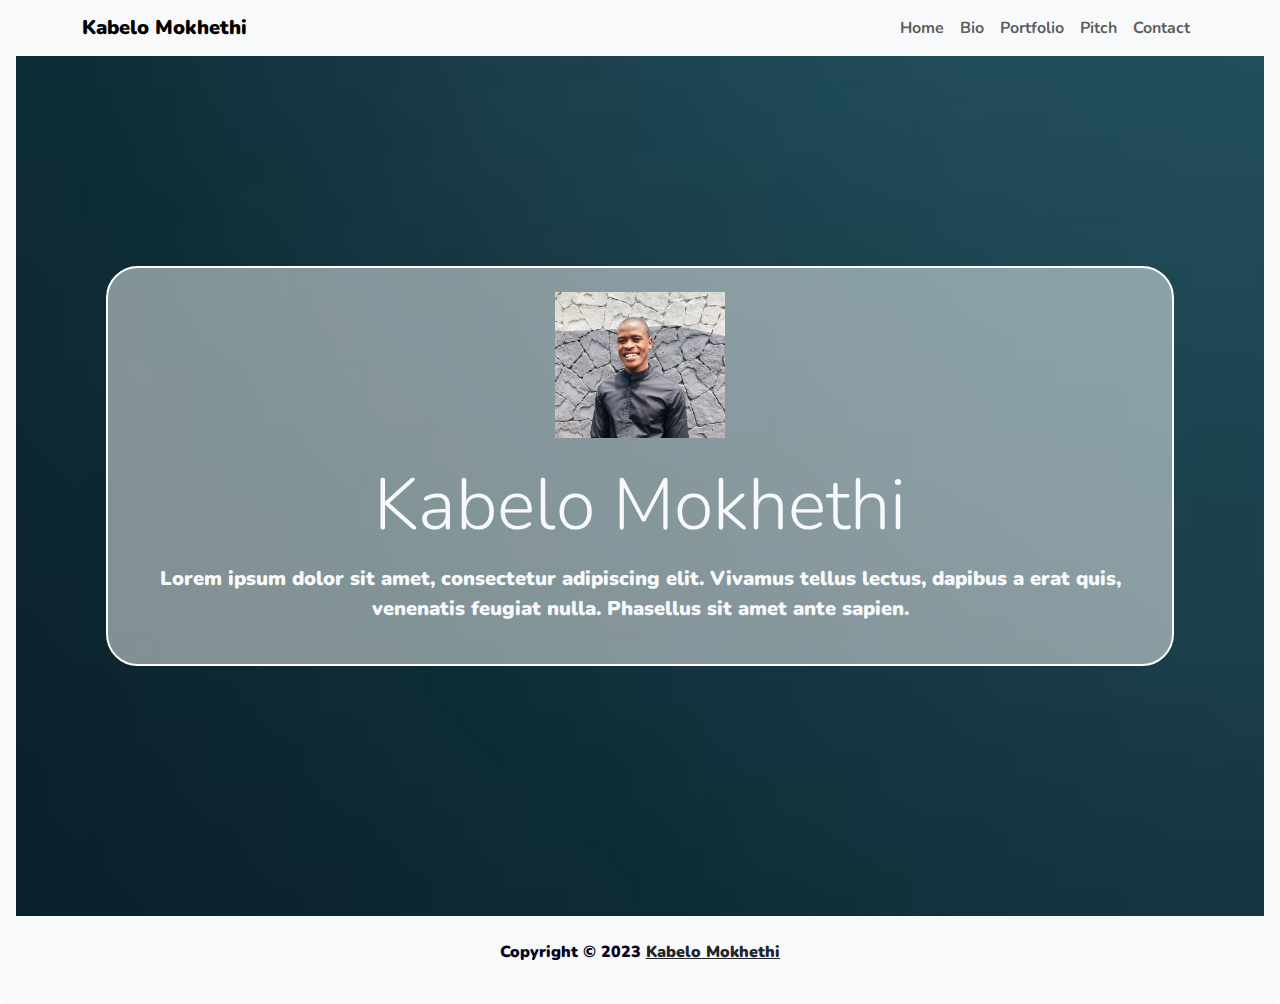
<file: index.html>
<!DOCTYPE html>
<html lang="en">
<head>
    <meta charset="UTF-8">
    <meta http-equiv="X-UA-Compatible" content="IE=edge">
    <meta name="viewport" content="width=device-width, initial-scale=1.0">
    <title>Home</title>
    <link rel="stylesheet" href="css/bootstrap.css" >
    <link rel="stylesheet" href="css/bootstrap.min.css">
    <link rel="stylesheet" href="css/style.css">
    <link rel="stylesheet" href="css/bootstrap-callout.css">
    <link rel="preconnect" href="https://fonts.googleapis.com">
    <link rel="preconnect" href="https://fonts.gstatic.com" crossorigin>
    <link href="https://fonts.googleapis.com/css2?family=Nunito:wght@200;300;400;500;600;700&display=swap" rel="stylesheet">

  


</head>
<body>
    <nav id="scrolling_navbar" class="navbar navbar-expand-lg bg-body-tertiary fixed-top">
        <div class="container">
          <a class="navbar-brand" class="brand" href="index.html">Kabelo Mokhethi</a>
          <button class="navbar-toggler" type="button" data-bs-toggle="collapse" data-bs-target="#navbarNav" aria-controls="navbarNav" aria-expanded="false" aria-label="Toggle navigation">
            <span class="navbar-toggler-icon"></span>
          </button>
          <div class="collapse navbar-collapse justify-content-end" id="navbarNav">
            <ul class="navbar-nav fw-bold">
              <li class="nav-item">
                <a class="nav-link" href="index.html">Home</a>
              </li>
              <li class="nav-item">
                <a class="nav-link" href="bio.html">Bio</a>
              </li>
              <li class="nav-item">
                <a class="nav-link" href="portfolio.html">Portfolio</a>
              </li>
              <li class="nav-item">
                <a class="nav-link" href="pitch.html">Pitch</a>
              </li>
              <li class="nav-item">
                <a class="nav-link" href="contact.html">Contact</a>
              </li>
            </ul>
          </div>
        </div>
      </nav>

      <div data-bs-spy="scroll" data-bs-target="#scrolling_navbar" data-bs-root-margin="0px 0px -40%" data-bs-smooth-scroll="true" class="scrollspy-example bg-light p-3 rounded-2" tabindex="0">

        <section class="min-vh-100 d-flex flex-wrap align-content-center" id="home" style="background-image: url('image/download.avif'); background-size: cover;">
          <div class="container d-flex align-items-center py-5">
              <div class="col text-center bg-light m-4 p-4 text-dark bg-opacity-50 rounded-5 border border-2 border-white">
                <img src="image/Kabelo.jpg" class="img-fluid col-lg-2 col-sm-6 col-xs-6 mb-4"> 
                <p class="display-2 text-light mb-3">Kabelo Mokhethi</p>
                <p class="text-light fs-5 mb-6">Lorem ipsum dolor sit amet, consectetur adipiscing elit. Vivamus tellus lectus, dapibus a erat quis, venenatis feugiat nulla. Phasellus sit amet ante sapien.</p>
            </div>
          </div>
        </section>
    

        <footer class="bg-light">
            <div class="container">
                <p class="copyright-text text-center fs-8 py-4 mb-0">Copyright © 2023 <a class="text-dark" href="https://github.com/ecemgo" target="_blank">Kabelo Mokhethi</a></p>
                </div>
            </div>

        </footer>

    </div>

    <script>
        function switchStyle() {
        if (document.getElementById('styleSwitch').checked) {
            document.getElementById('gallery').classList.add("custom");
            document.getElementById('exampleModal').classList.add("custom");
        } else {
            document.getElementById('gallery').classList.remove("custom");
            document.getElementById('exampleModal').classList.remove("custom");
        }
        };
        
    </script>

    <script src="https://cdnjs.cloudflare.com/ajax/libs/jquery/3.3.1/jquery.min.js" ></script>
    <script src="https://cdnjs.cloudflare.com/ajax/libs/popper.js/1.14.6/popper.min.js" ></script>
    <script src="https://stackpath.bootstrapcdn.com/bootstrap/4.1.3/js/bootstrap.min.js" ></script>
    <script src="js/bootstrap.bundle.min.js"></script>
    <script src="js/main.js"></script>
   
</body>
</html>
</file>
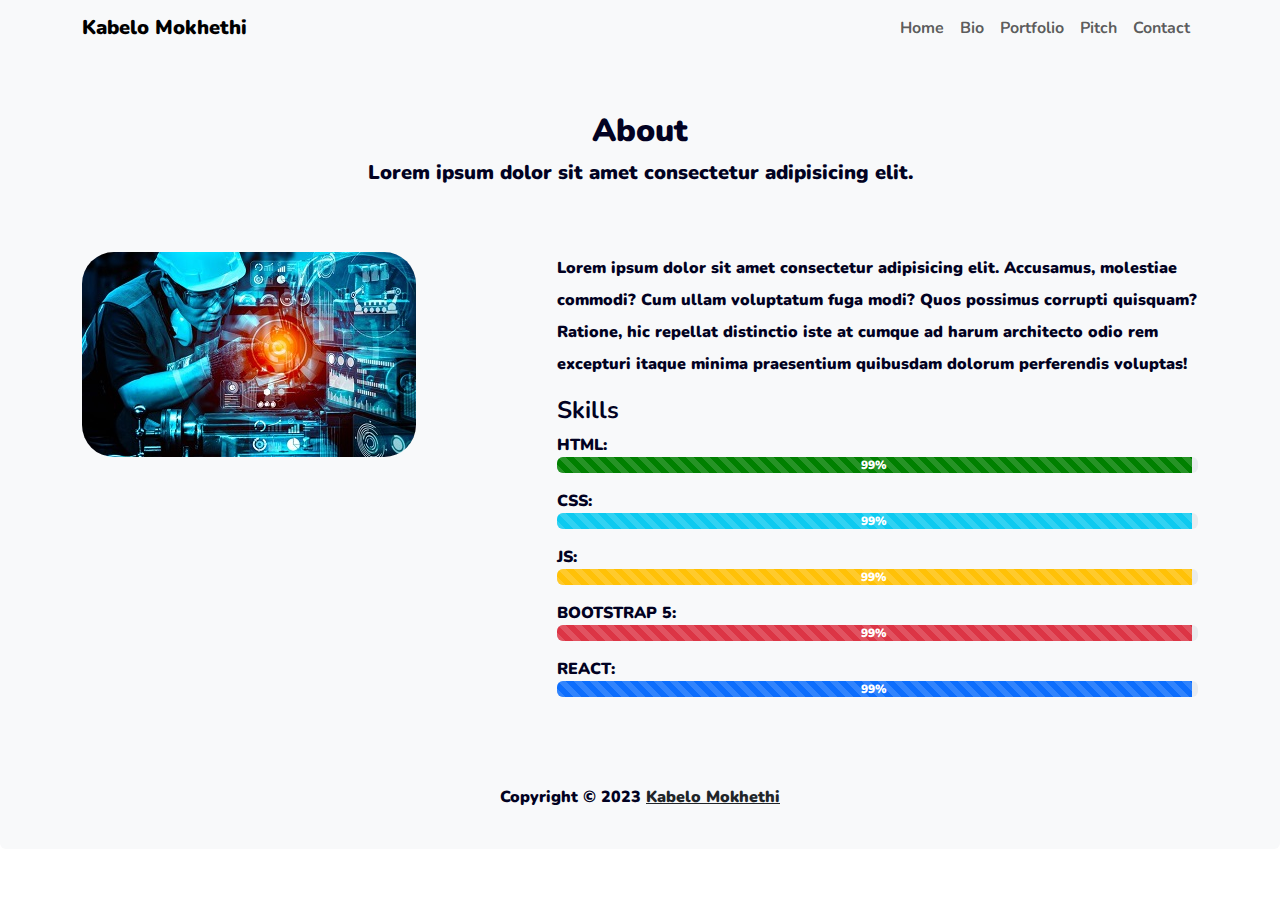
<file: bio.html>
<!DOCTYPE html>
<html lang="en">
<head>
    <meta charset="UTF-8">
    <meta http-equiv="X-UA-Compatible" content="IE=edge">
    <meta name="viewport" content="width=device-width, initial-scale=1.0">
    <title>Bio</title>
    <link rel="stylesheet" href="css/bootstrap.css" >
    <link rel="stylesheet" href="css/bootstrap.min.css">
    <link rel="stylesheet" href="css/style.css">
    <link rel="stylesheet" href="css/bootstrap-callout.css">
    <link rel="preconnect" href="https://fonts.googleapis.com">
    <link rel="preconnect" href="https://fonts.gstatic.com" crossorigin>
    <link href="https://fonts.googleapis.com/css2?family=Nunito:wght@200;300;400;500;600;700&display=swap" rel="stylesheet">

    <!--
    Images are from https://unsplash.com/
    -->


</head>
<body>
    <nav id="scrolling_navbar" class="navbar navbar-expand-lg bg-body-tertiary fixed-top">
        <div class="container">
          <a class="navbar-brand" class="brand" href="index.html">Kabelo Mokhethi</a>
          <button class="navbar-toggler" type="button" data-bs-toggle="collapse" data-bs-target="#navbarNav" aria-controls="navbarNav" aria-expanded="false" aria-label="Toggle navigation">
            <span class="navbar-toggler-icon"></span>
          </button>
          <div class="collapse navbar-collapse justify-content-end" id="navbarNav">
            <ul class="navbar-nav fw-bold">
              <li class="nav-item">
                <a class="nav-link" href="index.html">Home</a>
              </li>
              <li class="nav-item">
                <a class="nav-link" href="bio.html">Bio</a>
              </li>
              <li class="nav-item">
                <a class="nav-link" href="portfolio.html">Portfolio</a>
              </li>
              <li class="nav-item">
                <a class="nav-link" href="pitch.html">Pitch</a>
              </li>
              <li class="nav-item">
                <a class="nav-link" href="contact.html">Contact</a>
              </li>
            </ul>
          </div>
        </div>
      </nav>

      <div data-bs-spy="scroll" data-bs-target="#scrolling_navbar" data-bs-root-margin="0px 0px -40%" data-bs-smooth-scroll="true" class="scrollspy-example bg-light p-3 rounded-2" tabindex="0">


        <section data-bs-spy="scroll" data-bs-target="#scrolling_navbar" class="container py-5" id="about">
            <div class="text-center py-5">
                <h2 class="fw-bolder">About</h2>
                <p class="fs-5">Lorem ipsum dolor sit amet consectetur adipisicing elit.</p>
            </div>
            <div class="row">
                <div class="col-lg-4" >
                    <img class="img-fluid rounded-5" src="image/trade.jpg">
                </div>
                <div class="col-lg-7 offset-lg-1">
                    <p class="lh-lg mb-6">Lorem ipsum dolor sit amet consectetur adipisicing elit. Accusamus, molestiae commodi? Cum ullam voluptatum fuga modi? Quos possimus corrupti quisquam? Ratione, hic repellat distinctio iste at cumque ad harum architecto odio rem excepturi itaque minima praesentium quibusdam dolorum perferendis voluptas!</p>
                    <h3 class="fw-bold fs-4">Skills</h3>
                    
                    <p class="mb-0" >HTML:</p>
                    <div class="progress mb-3">
                        <div class="progress-bar progress-bar-striped bg-greenyellow" style="width: 99%;">99%</div>
                    </div>
                    <p class="mb-0" >CSS:</p>
                    <div class="progress mb-3">
                        <div class="progress-bar progress-bar-striped bg-info" style="width: 99%;">99%</div>
                    </div>
                    <p class="mb-0" >JS:</p>
                    <div class="progress mb-3">
                        <div class="progress-bar progress-bar-striped bg-warning" style="width: 99%;">99%</div>
                    </div>
                    <p class="mb-0" >BOOTSTRAP 5:</p>
                    <div class="progress mb-3">
                        <div class="progress-bar progress-bar-striped bg-danger" style="width: 99%;">99%</div>
                    </div>
                    <p class="mb-0" >REACT:</p>
                    <div class="progress mb-3">
                        <div class="progress-bar progress-bar-striped bg-green" style="width: 99%;">99%</div>
                    </div>
                </div>

            </div>

        </section>


        <footer class="bg-light">
            <div class="container">
                <p class="copyright-text text-center fs-8 py-4 mb-0">Copyright © 2023 <a class="text-dark" href="https://github.com/ecemgo" target="_blank">Kabelo Mokhethi</a></p>
                </div>
            </div>

        </footer>

    </div>

    <script>
        function switchStyle() {
        if (document.getElementById('styleSwitch').checked) {
            document.getElementById('gallery').classList.add("custom");
            document.getElementById('exampleModal').classList.add("custom");
        } else {
            document.getElementById('gallery').classList.remove("custom");
            document.getElementById('exampleModal').classList.remove("custom");
        }
        };
        
    </script>

    <script src="https://cdnjs.cloudflare.com/ajax/libs/jquery/3.3.1/jquery.min.js" ></script>
    <script src="https://cdnjs.cloudflare.com/ajax/libs/popper.js/1.14.6/popper.min.js" ></script>
    <script src="https://stackpath.bootstrapcdn.com/bootstrap/4.1.3/js/bootstrap.min.js" ></script>
    <script src="js/bootstrap.bundle.min.js"></script>
    <script src="js/main.js"></script>
   
</body>
</html>
</file>
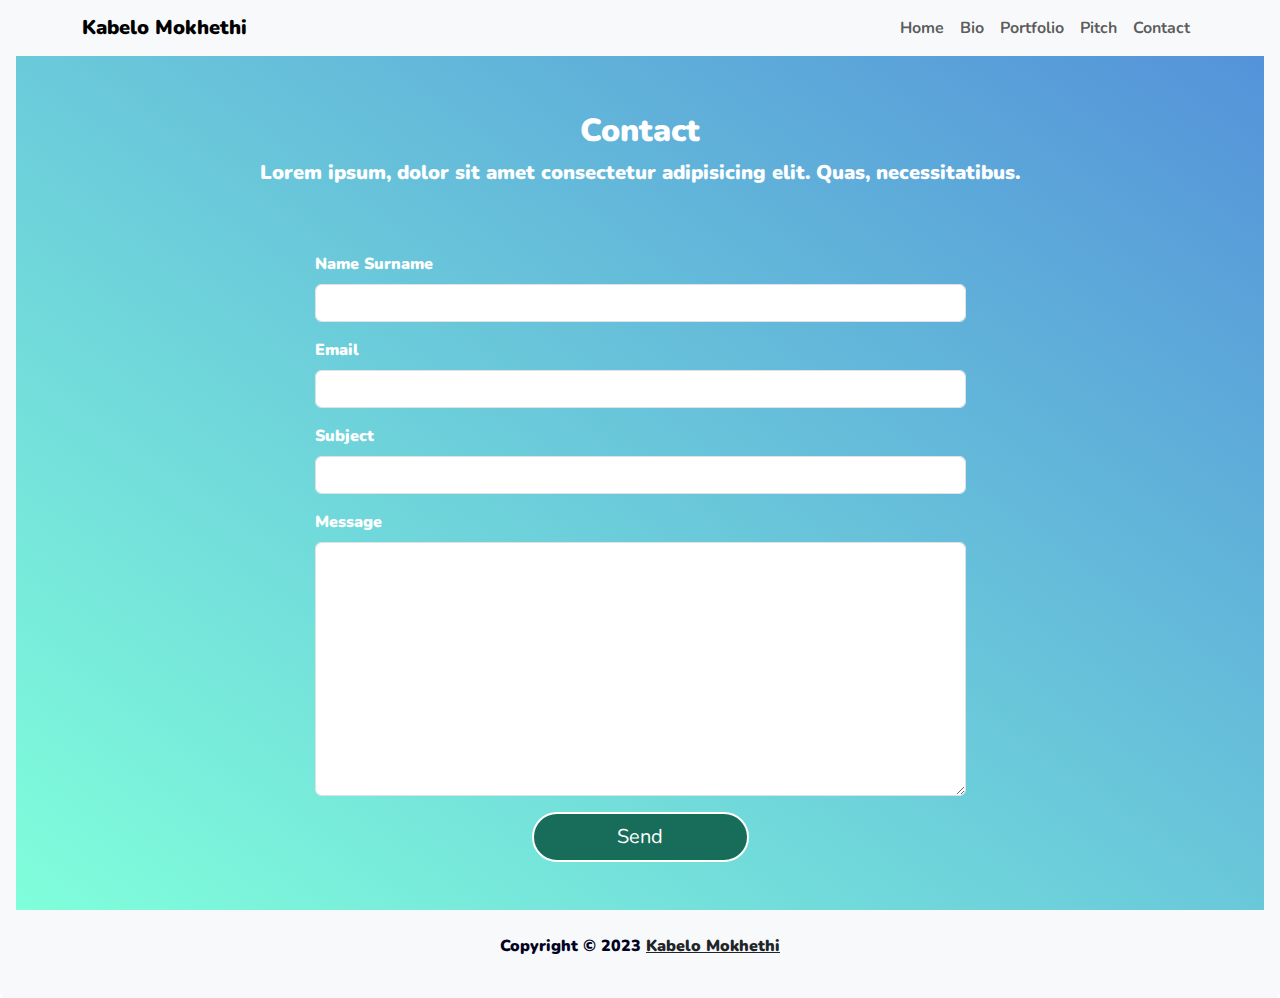
<file: contact.html>
<!DOCTYPE html>
<html lang="en">
<head>
    <meta charset="UTF-8">
    <meta http-equiv="X-UA-Compatible" content="IE=edge">
    <meta name="viewport" content="width=device-width, initial-scale=1.0">
    <title>Contact</title>
    <link rel="stylesheet" href="css/bootstrap.css" >
    <link rel="stylesheet" href="css/bootstrap.min.css">
    <link rel="stylesheet" href="css/style.css">
    <link rel="stylesheet" href="css/bootstrap-callout.css">
    <link rel="preconnect" href="https://fonts.googleapis.com">
    <link rel="preconnect" href="https://fonts.gstatic.com" crossorigin>
    <link href="https://fonts.googleapis.com/css2?family=Nunito:wght@200;300;400;500;600;700&display=swap" rel="stylesheet">

    <!--
    Images are from https://unsplash.com/
    -->


</head>
<body>
    <nav id="scrolling_navbar" class="navbar navbar-expand-lg bg-body-tertiary fixed-top">
        <div class="container">
          <a class="navbar-brand" class="brand" href="index.html">Kabelo Mokhethi</a>
          <button class="navbar-toggler" type="button" data-bs-toggle="collapse" data-bs-target="#navbarNav" aria-controls="navbarNav" aria-expanded="false" aria-label="Toggle navigation">
            <span class="navbar-toggler-icon"></span>
          </button>
          <div class="collapse navbar-collapse justify-content-end" id="navbarNav">
            <ul class="navbar-nav fw-bold">
              <li class="nav-item">
                <a class="nav-link" href="index.html">Home</a>
              </li>
              <li class="nav-item">
                <a class="nav-link" href="bio.html">Bio</a>
              </li>
              <li class="nav-item">
                <a class="nav-link" href="portfolio.html">Portfolio</a>
              </li>
              <li class="nav-item">
                <a class="nav-link" href="pitch.html">Pitch</a>
              </li>
              <li class="nav-item">
                <a class="nav-link" href="contact.html">Contact</a>
              </li>
            </ul>
          </div>
        </div>
      </nav>

      <div data-bs-spy="scroll" data-bs-target="#scrolling_navbar" data-bs-root-margin="0px 0px -40%" data-bs-smooth-scroll="true" class="scrollspy-example bg-light p-3 rounded-2" tabindex="0">


        <section data-bs-spy="scroll" data-bs-target="#scrolling_navbar" class="bg-dark py-5" id="contact">
            <div class="container">
                <div class="text-white text-center py-5">
                    <h2 class="fw-bolder">Contact</h2>
                    <p class="fs-5">Lorem ipsum, dolor sit amet consectetur adipisicing elit. Quas, necessitatibus.</p>
                </div>

                <div class="col-xxl-6 col-xl-7 col-lg-8 col-md-9 col-sm-10 col-11 mx-auto">
                    <form action="" class="text-white fs-6">
                        <div class="mb-3">
                            <label class="form-label text-white">Name Surname</label>
                            <input type="text" class="form-control">
                        </div>
                        <div class="mb-3">
                            <label class="form-label text-white">Email</label>
                            <input type="email" class="form-control">
                        </div>
                        <div class="mb-3">
                            <label class="form-label text-white">Subject</label>
                            <input type="text" class="form-control">
                        </div>
                        <div class="mb-3">
                            <label class="form-label text-white">Message</label>
                            <textarea type="text" rows="10" class="form-control"></textarea>
                        </div>
                        <div class="d-grid gap-2 col-lg-4 col-md-4 mx-auto">
                            <button class="btn btn-success btn-lg rounded-pill">Send</button>
                        </div>
                    </form>
                </div>
            </div>
        </section>

        <footer class="bg-light">
            <div class="container">
                <p class="copyright-text text-center fs-8 py-4 mb-0">Copyright © 2023 <a class="text-dark" href="https://github.com/ecemgo" target="_blank">Kabelo Mokhethi</a></p>
                </div>
            </div>

        </footer>

    </div>

    <script>
        function switchStyle() {
        if (document.getElementById('styleSwitch').checked) {
            document.getElementById('gallery').classList.add("custom");
            document.getElementById('exampleModal').classList.add("custom");
        } else {
            document.getElementById('gallery').classList.remove("custom");
            document.getElementById('exampleModal').classList.remove("custom");
        }
        };
        
    </script>

    <script src="https://cdnjs.cloudflare.com/ajax/libs/jquery/3.3.1/jquery.min.js" ></script>
    <script src="https://cdnjs.cloudflare.com/ajax/libs/popper.js/1.14.6/popper.min.js" ></script>
    <script src="https://stackpath.bootstrapcdn.com/bootstrap/4.1.3/js/bootstrap.min.js" ></script>
    <script src="js/bootstrap.bundle.min.js"></script>
    <script src="js/main.js"></script>
   
</body>
</html>
</file>
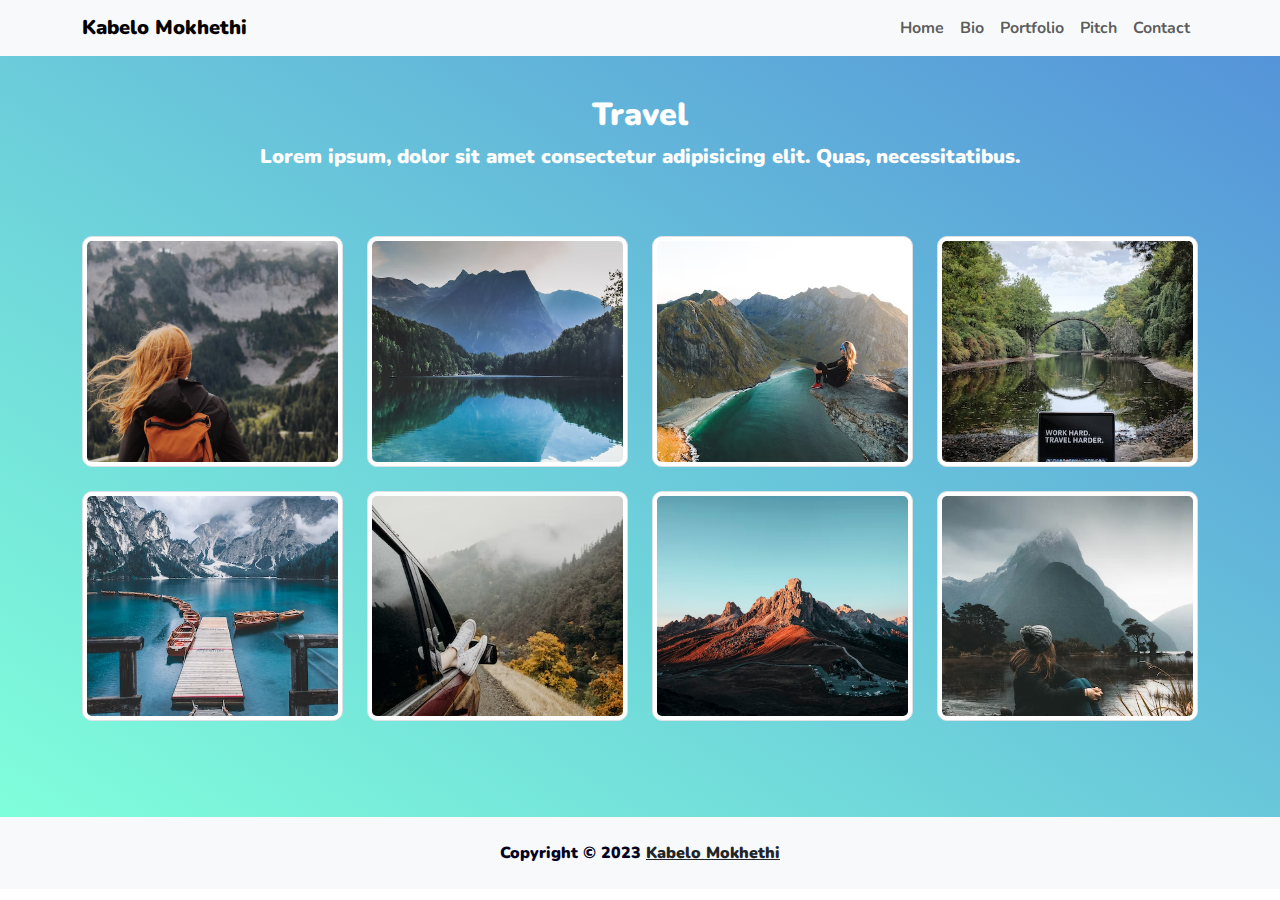
<file: pitch.html>
<!DOCTYPE html>
<html lang="en">
<head>
    <meta charset="UTF-8">
    <meta http-equiv="X-UA-Compatible" content="IE=edge">
    <meta name="viewport" content="width=device-width, initial-scale=1.0">
    <title>My Pitch</title>
    <link rel="stylesheet" href="css/bootstrap.css" >
    <link rel="stylesheet" href="css/bootstrap.min.css">
    <link rel="stylesheet" href="css/style.css">
    <link rel="stylesheet" href="css/bootstrap-callout.css">
    <link rel="preconnect" href="https://fonts.googleapis.com">
    <link rel="preconnect" href="https://fonts.gstatic.com" crossorigin>
    <link href="https://fonts.googleapis.com/css2?family=Nunito:wght@200;300;400;500;600;700&display=swap" rel="stylesheet">

   


</head>
<body>
    <nav id="scrolling_navbar" class="navbar navbar-expand-lg bg-body-tertiary fixed-top">
        <div class="container">
          <a class="navbar-brand" class="brand" href="index.html">Kabelo Mokhethi</a>
          <button class="navbar-toggler" type="button" data-bs-toggle="collapse" data-bs-target="#navbarNav" aria-controls="navbarNav" aria-expanded="false" aria-label="Toggle navigation">
            <span class="navbar-toggler-icon"></span>
          </button>
          <div class="collapse navbar-collapse justify-content-end" id="navbarNav">
            <ul class="navbar-nav fw-bold">
              <li class="nav-item">
                <a class="nav-link" href="index.html">Home</a>
              </li>
              <li class="nav-item">
                <a class="nav-link" href="bio.html">Bio</a>
              </li>
              <li class="nav-item">
                <a class="nav-link" href="portfolio.html">Portfolio</a>
              </li>
              <li class="nav-item">
                <a class="nav-link" href="pitch.html">Pitch</a>
              </li>
              <li class="nav-item">
                <a class="nav-link" href="contact.html">Contact</a>
              </li>
            </ul>
          </div>
        </div>
      </nav>
  

        <section data-bs-spy="scroll" data-bs-target="#scrolling_navbar" class="bg-dark py-5" id="travel">
            <div class="container">
                <div class="text-white text-center py-5">
                    <h2 class="fw-bolder">Travel</h2>
                    <p class="fs-5">Lorem ipsum, dolor sit amet consectetur adipisicing elit. Quas, necessitatibus.</p>
                </div>

                <div class="row pb-4" id="gallery" data-toggle="modal" data-target="#exampleModal">
                    <div class="col-12 col-sm-6 col-lg-3 mb-4">
                      <img class="w-100 img-thumbnail" src="image/photo-1.jpg" data-target="#carouselExample" data-slide-to="0">
                    </div>
                    <div class="col-12 col-sm-6 col-lg-3 mb-4">
                      <img class="w-100 img-thumbnail" src="image/photo-2.jpg" data-target="#carouselExample" data-slide-to="1">
                    </div>
                    <div class="col-12 col-sm-6 col-lg-3 mb-4">
                      <img class="w-100 img-thumbnail" src="image/photo-3.jpg" data-target="#carouselExample" data-slide-to="2">
                    </div>
                    <div class="col-12 col-sm-6 col-lg-3 mb-4">
                      <img class="w-100 img-thumbnail" src="image/photo-4.jpg" data-target="#carouselExample" data-slide-to="3">
                    </div>
                    <div class="col-12 col-sm-6 col-lg-3 mb-4">
                        <img class="w-100 img-thumbnail" src="image/photo-5.jpg" data-target="#carouselExample" data-slide-to="4">
                    </div>
                    <div class="col-12 col-sm-6 col-lg-3 mb-4">
                        <img class="w-100 img-thumbnail" src="image/photo-6.jpg" data-target="#carouselExample" data-slide-to="5">
                    </div>
                    <div class="col-12 col-sm-6 col-lg-3 mb-4">
                        <img class="w-100 img-thumbnail" src="image/photo-7.jpg" data-target="#carouselExample" data-slide-to="6">
                    </div>
                    <div class="col-12 col-sm-6 col-lg-3 mb-4">
                        <img class="w-100 img-thumbnail" src="image/photo-8.jpg" data-target="#carouselExample" data-slide-to="7">
                    </div>
                  </div>
                  
                  <!-- Modal -->
                  <!-- 
                  This part is straight out of Bootstrap docs. Just a carousel inside a modal.
                  -->
                  <div class="modal fade" id="exampleModal" tabindex="-1" role="dialog" aria-hidden="true">
                    <div class="modal-dialog" role="document">
                      <div class="modal-content">
                        <div class="modal-header">
                          <button type="button" class="btn-close" data-dismiss="modal" aria-label="Close"></span>
                          </button>
                        </div>
                        <div class="modal-body">
                          <div id="carouselExample" class="carousel slide" data-bs-ride="carousel">
                            <div class="carousel-indicators">
                                <button type="button" data-bs-target="#carouselExample" data-bs-slide-to="0" class="active" aria-current="true" aria-label="Slide 1"></button>
                                <button type="button" data-bs-target="#carouselExample" data-bs-slide-to="1" aria-label="Slide 2"></button>
                                <button type="button" data-bs-target="#carouselExample" data-bs-slide-to="2" aria-label="Slide 3"></button>
                                <button type="button" data-bs-target="#carouselExample" data-bs-slide-to="3" aria-label="Slide 4"></button>
                                <button type="button" data-bs-target="#carouselExample" data-bs-slide-to="4" aria-label="Slide 5"></button>
                                <button type="button" data-bs-target="#carouselExample" data-bs-slide-to="5" aria-label="Slide 6"></button>
                                <button type="button" data-bs-target="#carouselExample" data-bs-slide-to="6" aria-label="Slide 7"></button>
                                <button type="button" data-bs-target="#carouselExample" data-bs-slide-to="7" aria-label="Slide 8"></button>
                              </div>
                            <div class="carousel-inner">
                              <div class="carousel-item active" data-bs-interval="3000">
                                <img class="d-block w-100" src="image/photo-1.jpg">
                              </div>
                              <div class="carousel-item" data-bs-interval="3000">
                                <img class="d-block w-100" src="image/photo-2.jpg">
                              </div>
                              <div class="carousel-item" data-bs-interval="3000">
                                <img class="d-block w-100" src="image/photo-3.jpg">
                              </div>
                              <div class="carousel-item" data-bs-interval="3000">
                                <img class="d-block w-100" src="image/photo-4.jpg">
                              </div>
                              <div class="carousel-item" data-bs-interval="3000">
                                <img class="d-block w-100" src="image/photo-5.jpg">
                              </div>
                              <div class="carousel-item" data-bs-interval="3000">
                                <img class="d-block w-100" src="image/photo-6.jpg">
                              </div>
                              <div class="carousel-item" data-bs-interval="3000">
                                <img class="d-block w-100" src="image/photo-7.jpg">
                              </div>
                              <div class="carousel-item" data-bs-interval="3000">
                                <img class="d-block w-100" src="image/photo-8.jpg">
                              </div>
                            </div>
                            <a class="carousel-control-prev" href="#carouselExample" type="button" data-slide="prev">
                              <span class="carousel-control-prev-icon" aria-hidden="true"></span>
                              <span class="visually-hidden">Previous</span>
                            </a>
                            <a class="carousel-control-next" href="#carouselExample" type="button" data-slide="next">
                              <span class="carousel-control-next-icon" aria-hidden="true"></span>
                              <span class="visually-hidden">Next</span>
                            </a>
                          </div>
                        </div>
                      </div>
                    </div>
                  </div>
                  
            </div>
            
        </section>
     

        <footer class="bg-light">
            <div class="container">
                <p class="copyright-text text-center fs-8 py-4 mb-0">Copyright © 2023 <a class="text-dark" href="https://github.com/ecemgo" target="_blank">Kabelo Mokhethi</a></p>
                </div>
            </div>

        </footer>

    </div>

    <script>
        function switchStyle() {
        if (document.getElementById('styleSwitch').checked) {
            document.getElementById('gallery').classList.add("custom");
            document.getElementById('exampleModal').classList.add("custom");
        } else {
            document.getElementById('gallery').classList.remove("custom");
            document.getElementById('exampleModal').classList.remove("custom");
        }
        };
        
    </script>

    <script src="https://cdnjs.cloudflare.com/ajax/libs/jquery/3.3.1/jquery.min.js" ></script>
    <script src="https://cdnjs.cloudflare.com/ajax/libs/popper.js/1.14.6/popper.min.js" ></script>
    <script src="https://stackpath.bootstrapcdn.com/bootstrap/4.1.3/js/bootstrap.min.js" ></script>
    <script src="js/bootstrap.bundle.min.js"></script>
    <script src="js/main.js"></script>
   
</body>
</html>
</file>
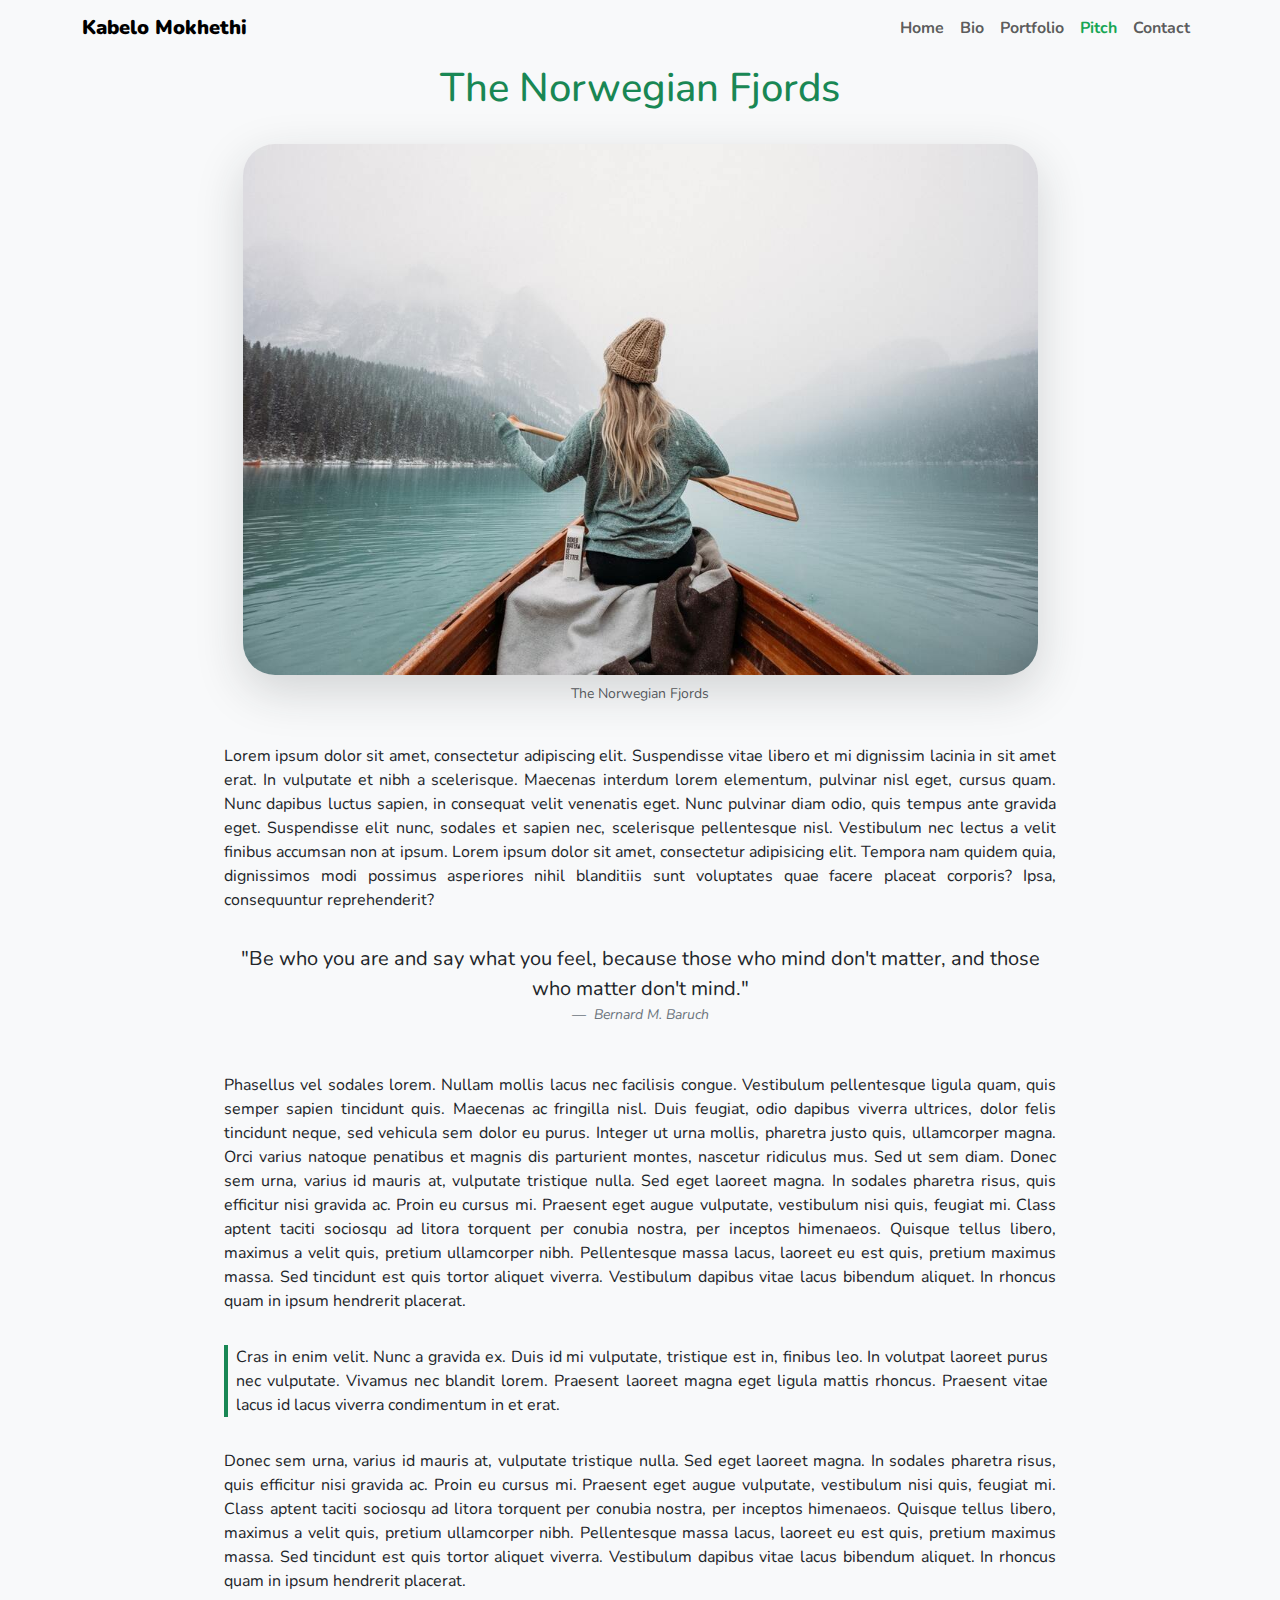
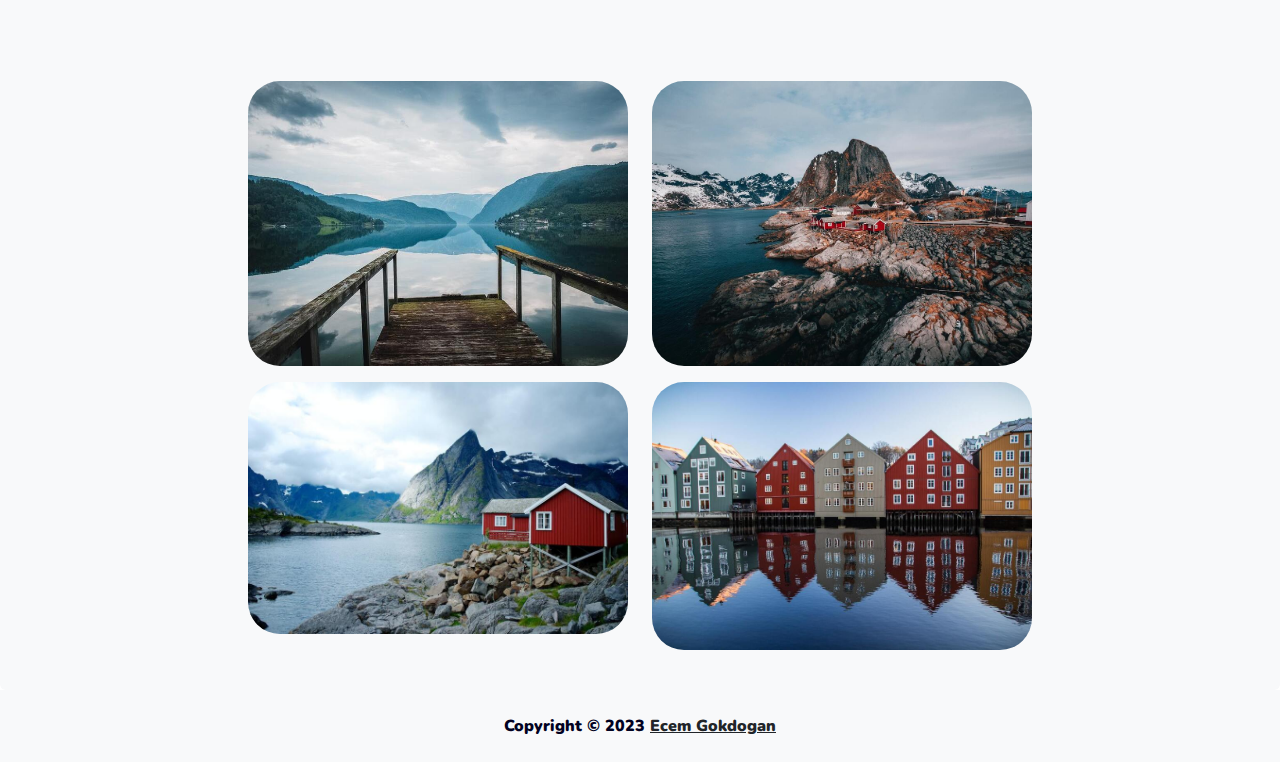
<file: portfolio.html>
<!DOCTYPE html>
<html lang="en">
<head>
    <meta charset="UTF-8">
    <meta http-equiv="X-UA-Compatible" content="IE=edge">
    <meta name="viewport" content="width=device-width, initial-scale=1.0">
    <title>Portfolio</title>
    <link rel="stylesheet" href="css/bootstrap.css" >
    <link rel="stylesheet" href="css/bootstrap.min.css">
    <link rel="stylesheet" href="css/style.css">
    <link rel="stylesheet" href="css/bootstrap-callout.css">
    <link rel="preconnect" href="https://fonts.googleapis.com">
    <link rel="preconnect" href="https://fonts.gstatic.com" crossorigin>
    <link href="https://fonts.googleapis.com/css2?family=Nunito:wght@200;300;400;500;600;700&display=swap" rel="stylesheet">

   

</head>
<body>
    <nav id="scrolling_navbar" class="navbar navbar-expand-lg bg-body-tertiary fixed-top">
        <div class="container">
          <a class="navbar-brand" class="brand" href="index.html">Kabelo Mokhethi</a>
          <button class="navbar-toggler" type="button" data-bs-toggle="collapse" data-bs-target="#navbarNav" aria-controls="navbarNav" aria-expanded="false" aria-label="Toggle navigation">
            <span class="navbar-toggler-icon"></span>
          </button>
          <div class="collapse navbar-collapse justify-content-end" id="navbarNav">
            <ul class="navbar-nav fw-bold">
              <li class="nav-item">
                <a class="nav-link" href="index.html">Home</a>
              </li>
              <li class="nav-item">
                <a class="nav-link" href="bio.html">Bio</a>
              </li>
              <li class="nav-item">
                <a class="nav-link" href="portfolio.html">Portfolio</a>
              </li>
              <li class="nav-item">
                <a class="nav-link active" href="pitch.html">Pitch</a>
              </li>
              <li class="nav-item">
                <a class="nav-link" href="contact.html">Contact</a>
              </li>
            </ul>
          </div>
        </div>
      </nav>

      <main class="min-vh-100 d-flex flex-column justify-content-center align-items-center bg-light p-3 rounded-2">
            <h1 class="col-lg-4 col-md-6 text-center mt-4 py-4 text-success">The Norwegian Fjords</h1>
            
            <figure class="figure">
                <img src="image/water-is-better.jpg" class="figure-img img-fluid rounded-5 mx-auto d-block w-75 shadow-lg" alt="unsplash">
                <figcaption class="figure-caption text-center">The Norwegian Fjords</figcaption>
            </figure>

            <div class="d-grid gap-3 d-flex flex-column justify-content-center align-items-center col-xl-8 col-lg-8 col-md-8 m-4">
                <div>
                    <p class="fs-6 text-justify">Lorem ipsum dolor sit amet, consectetur adipiscing elit. Suspendisse vitae libero et mi dignissim lacinia in sit amet erat. In vulputate et nibh a scelerisque. Maecenas interdum lorem elementum, pulvinar nisl eget, cursus quam. Nunc dapibus luctus sapien, in consequat velit venenatis eget. Nunc pulvinar diam odio, quis tempus ante gravida eget. Suspendisse elit nunc, sodales et sapien nec, scelerisque pellentesque nisl. Vestibulum nec lectus a velit finibus accumsan non at ipsum. Lorem ipsum dolor sit amet, consectetur adipisicing elit. Tempora nam quidem quia, dignissimos modi possimus asperiores nihil blanditiis sunt voluptates quae facere placeat corporis? Ipsa, consequuntur reprehenderit?</p>
                </div>

                <figure class="text-center">
                    <blockquote class="blockquote">
                    <p>"Be who you are and say what you feel, because those who mind don't matter, and those who matter don't mind."</p>
                    </blockquote>
                    <figcaption class="blockquote-footer">
                    <cite title="Source Title">Bernard M. Baruch</cite>
                    </figcaption>
                </figure>

                <div>
                    <p class="fs-6 text-justify">Phasellus vel sodales lorem. Nullam mollis lacus nec facilisis congue. Vestibulum pellentesque ligula quam, quis semper sapien tincidunt quis. Maecenas ac fringilla nisl. Duis feugiat, odio dapibus viverra ultrices, dolor felis tincidunt neque, sed vehicula sem dolor eu purus. Integer ut urna mollis, pharetra justo quis, ullamcorper magna. Orci varius natoque penatibus et magnis dis parturient montes, nascetur ridiculus mus. Sed ut sem diam. Donec sem urna, varius id mauris at, vulputate tristique nulla. Sed eget laoreet magna. In sodales pharetra risus, quis efficitur nisi gravida ac. Proin eu cursus mi. Praesent eget augue vulputate, vestibulum nisi quis, feugiat mi. Class aptent taciti sociosqu ad litora torquent per conubia nostra, per inceptos himenaeos. Quisque tellus libero, maximus a velit quis, pretium ullamcorper nibh. Pellentesque massa lacus, laoreet eu est quis, pretium maximus massa. Sed tincidunt est quis tortor aliquet viverra. Vestibulum dapibus vitae lacus bibendum aliquet. In rhoncus quam in ipsum hendrerit placerat.</p>
                </div>

                <div class="border-start border-success border-4 fs-6 px-2 text-justify">Cras in enim velit. Nunc a gravida ex. Duis id mi vulputate, tristique est in, finibus leo. In volutpat laoreet purus nec vulputate. Vivamus nec blandit lorem. Praesent laoreet magna eget ligula mattis rhoncus. Praesent vitae lacus id lacus viverra condimentum in et erat.</div>

                <div class="pt-3">
                    <p class="fs-6 text-justify">Donec sem urna, varius id mauris at, vulputate tristique nulla. Sed eget laoreet magna. In sodales pharetra risus, quis efficitur nisi gravida ac. Proin eu cursus mi. Praesent eget augue vulputate, vestibulum nisi quis, feugiat mi. Class aptent taciti sociosqu ad litora torquent per conubia nostra, per inceptos himenaeos. Quisque tellus libero, maximus a velit quis, pretium ullamcorper nibh. Pellentesque massa lacus, laoreet eu est quis, pretium maximus massa. Sed tincidunt est quis tortor aliquet viverra. Vestibulum dapibus vitae lacus bibendum aliquet. In rhoncus quam in ipsum hendrerit placerat.</p>
                </div>

            </div>

            <div class="d-grid d-flex flex-column justify-content-center align-items-center col-xl-8 col-lg-8 col-md-8 mt-4 p-4">
                <div class="row">
                    <div class="col-sm-6 col-lg-6 mb-3">
                        <img class="w-100 h-100 object-fit img-fluid rounded-5" src="image/blog-1.jpg">
                    </div>
                    <div class="col-sm-6 col-lg-6 mb-3">
                        <img class="w-100 h-100 object-fit img-fluid rounded-5" src="image/blog-2.jpg">
                    </div>
                    <div class="col-sm-6 col-lg-6 mb-3">
                        <img class="w-100 h-100 object-fit img-fluid rounded-5" src="image/blog-3.jpg">
                    </div>
                    <div class="col-sm-6 col-lg-6">
                        <img class="w-100 h-100 object-fit img-fluid rounded-5" src="image/blog-4.jpg">
                    </div> 
              </div>
        </main>

        <footer class="bg-light">
            <div class="container">
                <p class="copyright-text text-center fs-8 py-4 mb-0">Copyright © 2023 <a class="text-dark" href="https://www.ecemgo.com" target="_blank">Ecem Gokdogan</a></p>
                </div>
            </div>

        </footer>

    </div>

    <script>
        function switchStyle() {
        if (document.getElementById('styleSwitch').checked) {
            document.getElementById('gallery').classList.add("custom");
            document.getElementById('exampleModal').classList.add("custom");
        } else {
            document.getElementById('gallery').classList.remove("custom");
            document.getElementById('exampleModal').classList.remove("custom");
        }
        };
        
    </script>

    <script src="https://cdnjs.cloudflare.com/ajax/libs/jquery/3.3.1/jquery.min.js" ></script>
    <script src="https://cdnjs.cloudflare.com/ajax/libs/popper.js/1.14.6/popper.min.js" ></script>
    <script src="https://stackpath.bootstrapcdn.com/bootstrap/4.1.3/js/bootstrap.min.js" ></script>
    <script src="js/bootstrap.bundle.min.js"></script>
    <script src="js/main.js"></script>
   
</body>
</html>
</file>
<file: css/style.css>
body {
  font-family: "Nunito", sans-serif;
}

.nav-link.active {
  color: rgb(22, 166, 84) !important;
}

.btn-success {
  background-color: rgb(23, 109, 89) !important;
  border: 2px solid white !important;
}

.btn-success:hover {
  background-color: rgb(33, 160, 131) !important;
}

.bg-success {
  background-color: rgb(23, 109, 89) !important;
  opacity: 0.7;
  border-radius: 5px;
  margin-bottom: 5px;
}

.bg-dark {
  background: linear-gradient(to top right, #80ffdb, #5390d9) !important;
}

.text-secondary {
  color: rgba(143, 136, 136, 0.884) !important;
  opacity: 0.8;
}

.bg-greenyellow {
  background-color: green;
}

.bg-violet {
  background-color: violet;
}

.text-justify {
  text-align: justify;
}

.object-fit {
  object-fit: cover;
}

/*
.navbar-nav li>a:hover,.navbar-nav li>a:focus,.navbar-nav li.active {
    color: rgb(23, 109, 73)
}
*/

/*-------------------------
           GALLERY
-------------------------*/

.modal-dialog {
  text-align: left; /* you'll likely want this */
  max-width: 100%;
  width: auto !important;
  display: inline-block;
}

.modal {
  text-align: center;
}

#gallery img {
  cursor: pointer;
  border-radius: 10px;
  height: 75vw;
  -o-object-fit: cover;
  object-fit: cover;
}
@media (min-width: 576px) {
  #gallery img {
    height: 35vw;
  }
}
@media (min-width: 992px) {
  #gallery img {
    height: 18vw;
  }
}

.carousel-item img {
  height: 60vw;
  -o-object-fit: cover;
  object-fit: cover;
}
@media (min-width: 576px) {
  .carousel-item img {
    height: 600px;
  }
}

* {
  transition: 0.3s;
}

#gallery.custom {
  padding: 0 15px;
}
#gallery.custom img {
  display: block;
  margin: 15px 0;
  border-radius: 300px 30px 300px 300px;
}
#gallery.custom img:hover {
  border-radius: 30px 90px 30px 30px;
}

#exampleModal.custom .modal-content {
  background: none;
  border: none;
}
#exampleModal.custom .modal-header {
  border: none;
}
#exampleModal.custom .modal-header button {
  background: none;
  border-radius: 100px 100px 0 0;
  padding: 5px 10px;
  opacity: 1;
  position: relative;
  top: 3px;
  border: solid 2px white;
}
@media (min-width: 992px) {
  #exampleModal.custom .modal-header button {
    top: 15px;
  }
}
#exampleModal.custom .modal-header button:hover {
  top: 3px;
}
#exampleModal.custom .modal-header span {
  color: white;
}
#exampleModal.custom .modal-body {
  padding: 0;
  border: none;
  position: relative;
}
#exampleModal.custom .modal-body::before,
#exampleModal.custom .modal-body::after {
  content: "";
  height: 50px;
  width: 50px;
  display: block;
  position: absolute;
  background: white;
  border-radius: 3px 10px;
}
@media (min-width: 768px) {
  #exampleModal.custom .modal-body::before,
  #exampleModal.custom .modal-body::after {
    border-radius: 3px 30px;
    height: 100px;
    width: 100px;
  }
}
#exampleModal.custom .modal-body::before {
  top: -5px;
  left: -5px;
}
@media (min-width: 768px) {
  #exampleModal.custom .modal-body::before {
    top: -15px;
    left: -15px;
  }
}
#exampleModal.custom .modal-body::after {
  bottom: -5px;
  right: -5px;
  z-index: -1;
}
@media (min-width: 768px) {
  #exampleModal.custom .modal-body::after {
    bottom: -15px;
    right: -15px;
  }
}
#exampleModal.custom .modal-footer {
  border: none;
  margin-top: 60px;
}
@media (min-width: 992px) {
  #exampleModal.custom .modal-footer {
    margin-top: 40px;
  }
}
#exampleModal.custom .modal-footer .btn {
  margin: auto;
  border: solid 2px white;
  background: none;
  text-transform: uppercase;
  font-size: 0.8em;
  letter-spacing: 0.1em;
  font-weight: bold;
  padding: 0.2em 0.7em;
}
#exampleModal.custom .modal-footer .btn:hover {
  background: white;
  color: black;
}
#exampleModal.custom .carousel-control-prev,
#exampleModal.custom .carousel-control-next {
  font-size: 2em;
  top: auto;
  opacity: 1;
  bottom: -52px;
}
@media (min-width: 768px) {
  #exampleModal.custom .carousel-control-prev,
  #exampleModal.custom .carousel-control-next {
    top: 0;
    opacity: 0.5;
    bottom: 0;
  }
}
#exampleModal.custom .carousel-control-next-icon,
#exampleModal.custom .carousel-control-prev-icon {
  height: 30px;
  width: 30px;
}
@media (min-width: 768px) {
  #exampleModal.custom .carousel-control-prev {
    left: -90px;
  }
}
@media (min-width: 768px) {
  #exampleModal.custom .carousel-control-next {
    right: -90px;
  }
}
#exampleModal.custom .carousel-indicators {
  bottom: -60px;
}
@media (min-width: 992px) {
  #exampleModal.custom .carousel-indicators {
    bottom: -30px;
  }
}
#exampleModal.custom .carousel-indicators li {
  height: 30px;
  border-radius: 100px;
  background: none;
  border: solid 2px white;
}
@media (min-width: 992px) {
  #exampleModal.custom .carousel-indicators li {
    height: 10px;
  }
}
#exampleModal.custom .carousel-indicators li:hover {
  background: white;
}
#exampleModal.custom .carousel-indicators li.active {
  background: white;
}


.container {
  color: rgb(2, 2, 34);
  font-weight: 900;
}
</file>
